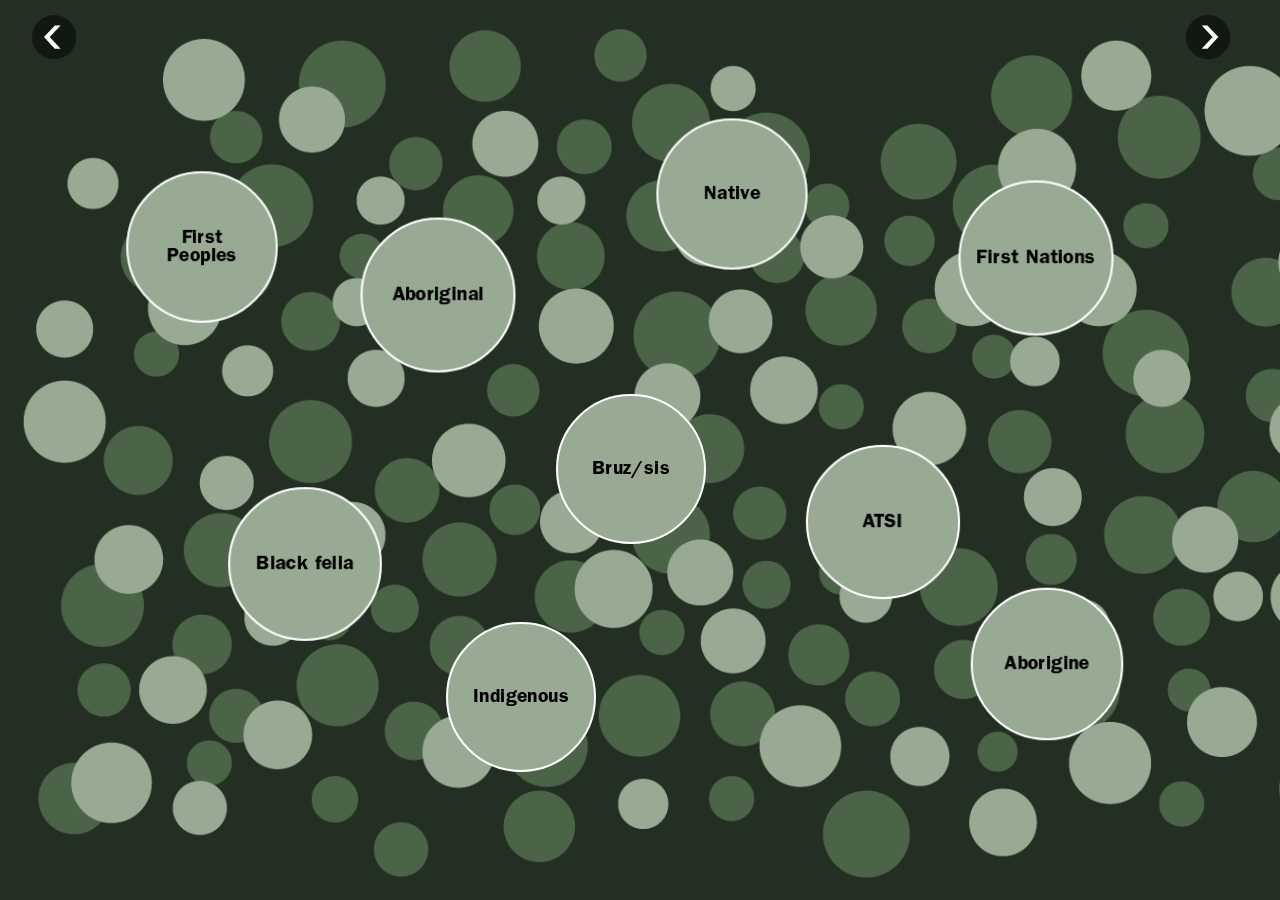
<file: index.html>
<!DOCTYPE html>
<html>
<head>
  <meta charset="UTF-8" />
  <title>Cultural protocols and appropriate terms</title>
<link href="css/flip_card_with_scaling.css" rel="stylesheet" type="text/css">
<link href="css/common.css" rel="stylesheet" type="text/css">  
	<script defer src="js/flip_card_with_scaling.js" ></script>
</head>
<body>
  <div id="circle-container"></div> 
</body>
</html>
</file>
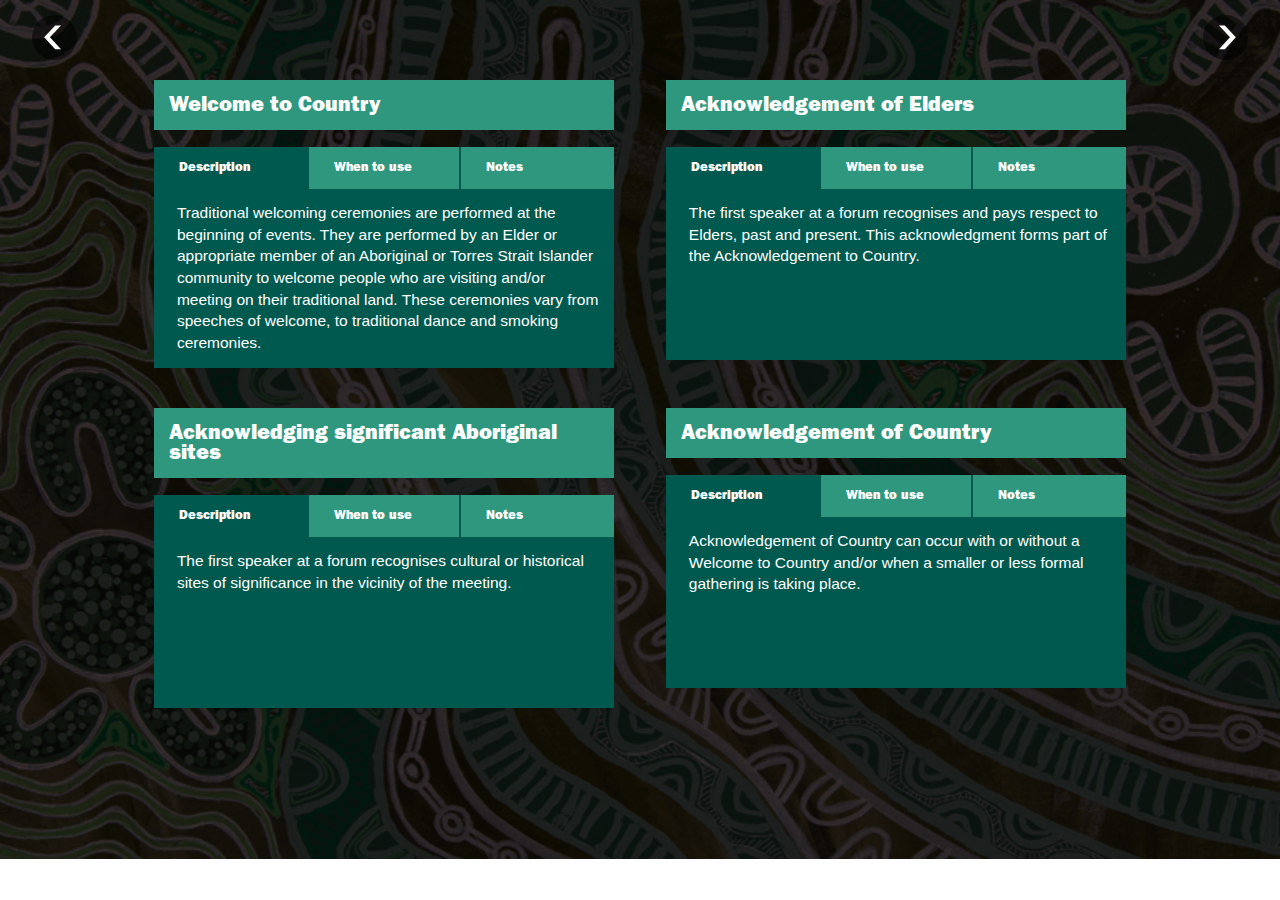
<file: interaction_02.html>
<!doctype html>
<html lang="en">
<head>
	<meta name="viewport" content="width=device-width, initial-scale=1.0">
	<meta charset="utf-8">
	<title>Cultural protocols and appropriate terms</title>
	<link href="css/tabs.css" rel="stylesheet" type="text/css">
	<link href="css/common.css" rel="stylesheet" type="text/css">
	<script defer src="js/tabs.js"></script>
</head>

<body>
	<div class="nav_btns">
		<a id="back_btn" href="interaction_01.html">
			<svg data-name="Layer 2" xmlns="http://www.w3.org/2000/svg" viewBox="0 0 49.31 49.31">
				<g id="navigation">
					<g>
						<circle class="cls-2" cx="24.65" cy="24.65" r="24.65" />
						<path class="arrow_path"
							d="M19.67,24.49l12.15,12.94h-6.44s-12.06-12.94-12.06-12.94l12.15-12.94h6.35s-12.15,12.94-12.15,12.94Z" />
					</g>
				</g>
			</svg>
		</a>
		<a id="fwrd_btn" href="index.html">
			<svg data-name="Layer 2" xmlns="http://www.w3.org/2000/svg" viewBox="0 0 49.31 49.31">
				<g id="navigation">
					<g>
						<circle class="cls-2" cx="24.65" cy="24.65" r="24.65" />
						<path class="arrow_path"
							d="M17.49,11.56h6.35l12.15,12.94-12.06,12.94h-6.44l12.15-12.94-12.15-12.94Z" />
					</g>
				</g>
			</svg>
		</a>
	</div>
	<div id="tabs_container">
		<!--Tabset 1-->
		<div class="tabset_pair">
			<p class="tabset_heading">Welcome to Country</p>
			<div class="tabset">
				<div class="tabset-nav" role="tablist" aria-label="Horizontal Tabs">
					<button class="tabset-nav-item active" id="tabset1-tab1-tab" aria-controls="tabset1-tab1"
						data-tabset-target="#tabset1-tab1" role="tab" aria-selected="false">Description</button>
					<button class="tabset-nav-item" id="tabset1-tab2-tab" aria-controls="tabset1-tab2"
						data-tabset-target="#tabset1-tab2" role="tab" aria-selected="false">When to use</button>
					<button class="tabset-nav-item" id="tabset1-tab3-tab" aria-controls="tabset1-tab3"
						data-tabset-target="#tabset1-tab3" role="tab" aria-selected="false">Notes</button>
				</div>
				<div class="tabset-panels">
					<div class="tabset-panel tabcontent active" id="tabset1-tab1" role="tabpanel"
						aria-labelledby="tabset1-tab1-tab">
						<p>
							Traditional welcoming ceremonies are performed at the beginning of events. They are
							performed by
							an
							Elder or appropriate member of an Aboriginal or Torres Strait Islander community to welcome
							people
							who
							are visiting and/or meeting on their traditional land. These ceremonies vary from speeches
							of
							welcome,
							to traditional dance and smoking ceremonies.
						</p>

					</div>
					<div class="tabset-panel tabcontent" id="tabset1-tab2" role="tabpanel"
						aria-labelledby="tabset1-tab2-tab">
						<p>
							Traditional Welcome’s should be incorporated into the opening of major internal or public
							events,
							meetings, forums, or functions.
						</p>

					</div>
					<div class="tabset-panel tabcontent" id="tabset1-tab3" role="tabpanel"
						aria-labelledby="tabset1-tab3-tab">
						<p>
							Plan well ahead to allow for the availability of the appropriate person to conduct the
							ceremony.
							A
							fee
							for travel costs and the time given by community members may be charged. To arrange a
							Welcome to
							Country, consult the Koorie Unit staff (see Appendix 3).
						</p>

					</div>
				</div>
			</div>
		</div>

		<div class="tabset_pair">
			<!--Tabset 2-->
			<p class="tabset_heading">Acknowledgement of Elders</p>
			<div class="tabset">
				<div class="tabset-nav" role="tablist" aria-label="Horizontal Tabs">
					<button class="tabset-nav-item active" id="tabset2-tab1-tab" aria-controls="tabset2-tab1"
						data-tabset-target="#tabset2-tab1" role="tab">Description</button>
					<button class="tabset-nav-item" id="tabset2-tab2-tab" aria-controls="tabset2-tab2"
						data-tabset-target="#tabset2-tab2" role="tab" aria-selected="false">When to use</button>
					<button class="tabset-nav-item" id="tabset2-tab3-tab" aria-controls="tabset2-tab3"
						data-tabset-target="#tabset2-tab3" role="tab" aria-selected="false">Notes</button>
				</div>
				<div class="tabset-panels">
					<div class="tabset-panel tabcontent active" id="tabset2-tab1" role="tabpanel"
						aria-labelledby="tabset2-tab1-tab">
						<p>
							The first speaker at a forum recognises and pays respect to Elders, past and present. This
							acknowledgment forms part of the Acknowledgement to Country.
						</p>
					</div>
					<div class="tabset-panel tabcontent" id="tabset2-tab2" role="tabpanel"
						aria-labelledby="tabset2-tab2-tab">
						<p>
							A major events, Acknowledgement of Elders (past and present) usually follows acknowledgement
							of
							Traditional Custodians.
						</p>

					</div>
					<div class="tabset-panel tabcontent" id="tabset2-tab3" role="tabpanel"
						aria-labelledby="tabset2-tab3-tab">
						<p>
							This acknowledgement should be performed irrespective of known attendance of Elders. Elders
							should
							be acknowledged by name only with permission. Other terms should also only be used with
							prior
							approval (for example Aunty or Uncle).
						</p>

					</div>
				</div>
			</div>
		</div>
		<!-- </div> -->

		<!--Tabset 3-->
		<div class="tabset_pair">
			<p class="tabset_heading">Acknowledging significant Aboriginal sites</p>
			<div class="tabset">
				<div class="tabset-nav" role="tablist" aria-label="Horizontal Tabs">
					<button class="tabset-nav-item active" id="tabset3-tab1-tab" aria-controls="tabset3-tab1"
						data-tabset-target="#tabset3-tab1" role="tab">Description</button>
					<button class="tabset-nav-item" id="tabset3-tab2-tab" aria-controls="tabset3-tab2"
						data-tabset-target="#tabset3-tab2" role="tab" aria-selected="false">When to use</button>
					<button class="tabset-nav-item" id="tabset3-tab3-tab" aria-controls="tabset3-tab3"
						data-tabset-target="#tabset3-tab3" role="tab" aria-selected="false">Notes</button>
				</div>
				<div class="tabset-panels">
					<div class="tabset-panel tabcontent active" id="tabset3-tab1" role="tabpanel"
						aria-labelledby="tabset3-tab1-tab">
						<p>
							The first speaker at a forum recognises cultural or historical sites of significance in the
							vicinity
							of the meeting.
						</p>

					</div>
					<div class="tabset-panel tabcontent" id="tabset3-tab2" role="tabpanel"
						aria-labelledby="tabset3-tab2-tab">
						<p>When an event is held near a significant site.</p>
					</div>
					<div class="tabset-panel tabcontent" id="tabset3-tab3" role="tabpanel"
						aria-labelledby="tabset3-tab3-tab">
						<p>For example, it may be appropriate for an Elder or community leader to acknowledge the site
							of a
							traditional meeting place or of a massacre on behalf of all present.</p>

					</div>
				</div>
			</div>
		</div>

		<div class="tabset_pair">
			<p class="tabset_heading">Acknowledgement of Country</p>
			<div class="tabset">
				<div class="tabset-nav" role="tablist" aria-label="Horizontal Tabs">
					<button class="tabset-nav-item active" id="tabset4-tab1-tab" aria-controls="tabset4-tab1"
						data-tabset-target="#tabset4-tab1" role="tab">Description</button>
					<button class="tabset-nav-item" id="tabset4-tab2-tab" aria-controls="tabset4-tab2"
						data-tabset-target="#tabset4-tab2" role="tab" aria-selected="false">When to use</button>
					<button class="tabset-nav-item" id="tabset4-tab3-tab" aria-controls="tabset4-tab3"
						data-tabset-target="#tabset4-tab3" role="tab" aria-selected="false">Notes</button>
				</div>
				<div class="tabset-panels">
					<div class="tabset-panel tabcontent active" id="tabset4-tab1" role="tabpanel"
						aria-labelledby="tabset4-tab1-tab">
						<p>Acknowledgement of Country can occur with or without a Welcome to Country and/or when a
							smaller
							or less formal gathering is taking place.</p>
					</div>
					<div class="tabset-panel tabcontent" id="tabset4-tab2" role="tabpanel"
						aria-labelledby="tabset4-tab2-tab">
						<p>Acknowledgement of Country should be performed by the first speaker or most senior
							representative
							at any significant organisational forum with a range of internal and external stakeholders
							present. This is a mark of respect for the owners/custodians of the land on which the event
							is
							taking place. Subsequent speakers may also choose to acknowledge Traditional Custodians.</p>
					</div>
					<div class="tabset-panel tabcontent" id="tabset4-tab3" role="tabpanel"
						aria-labelledby="tabset4-tab3-tab">
						<p>

							Make every attempt to determine the name of the Traditional Custodians in preparation for an
							event, but if you are uncertain, a general acknowledgement is acceptable. It is better to
							use a
							general acknowledgement than to cause offence by referring to an incorrect Aboriginal or
							Torres
							Strait Islander group. See Appendix 1 for examples of Acknowledgement to Country See
							Appendix 2
							for list of Traditional Custodians.
						</p>
					</div>
				</div>
			</div>
		</div>
	</div>

</body>

</html>
</file>
<file: css/flip_card_with_scaling.css>
/*first people, native, bruz, first nations
OK- aboriginal and black fellas
*/

:root {
  --default-circle-diameter: 150px;/* size of the interactive circles */
  /* --outline-1: #307138;feedback - good choice outline and fill */
    --outline-1: #252F24;;/*feedback - good choice outline and fill*/
  --bgcolor-1: #275127;
  /* --outline-2: #792416;feedback - bad choice outline and fill */
    --outline-2: #252F24;/*feedback - bad choice outline and fill*/
  --bgcolor-2: #471515;
  --outline-3: #252F24;/*feedback - neutral choice outline and fill*/
  --bgcolor-3: #662200;
}

html,
* {
   font-family: Arial, "sans-serif";
  font-size: medium;
  letter-spacing: 0.025rem;
}

body {
  margin: 0;
  padding: 0;
  background-color: #242f24;
  color: #000;
  background-image: url("../img/people_trace_v3_bg.png");
  background-repeat: no-repeat;
  background-attachment: fixed;
  background-size: cover;
}

#circle-container {
  position: relative;
  width: calc(100vw - 18px);
  /* height: 1050px; */
  height: calc(100vh - 14px);
}

.circle-wrapper {
  position: absolute;
  width: var(--default-circle-diameter);
  height: var(--default-circle-diameter);
  transform: translate(-50%, -50%) scale(1);
  transform-style: preserve-3d;
  cursor: pointer;
  transition: transform 0.5s ease;
}

.flipper {
  width: 100%;
  height: 100%;
  position: relative;
  transform-style: preserve-3d;
  transition: transform 0.5s ease;
  /*trying to fix text blurring in Firefox*/
  /*transform-origin: 50%  53%;
  -moz-transform-origin: 50%  53%;*/
  /*zoom: 1.005;
  font-smoothing: antialised;
  -moz-font-smoothing: antialised;
  backface-visibility: hidden;
  transform: translateZ(0);
  font-smoothing: subpixel-antialiased;
  -moz-font-smoothing: subpixel-antialiased;
  perspective: 1000;
  transform : perspective(1px);*/
}

.circle {
  position: absolute;
  width: var(--default-circle-diameter);
  height: var(--default-circle-diameter);
  border-radius: 50%;
  background-color: #98aa93;
  display: flex;
  flex-direction: column;
  align-items: center;
  justify-content: center;
  backface-visibility: hidden;
  padding: 15px;
  box-sizing: border-box;
  will-change: transform;
}

.front {
  /*   z-index: 2; */
  font-size: 1.1rem;
  /* font-weight: bold; */
  border: 2px solid #fff;
}

.back {
  transform: rotateY(180deg);
  text-align: center;
  font-size: 0.45rem;
  border: 4px solid #fff;/* gets overridden by JS*/
  color:#fff;
  line-height: 1.2em;
}

.circle-label {
  text-align: center;
  font-family: FranklinGothicDemi;
  font-size: 1.1em;
}

.ellipsis {
  display: block;
}


/* --- trying out states & animations with CSS --- NOT USED */
.pulsing {
  animation: pulse 4s infinite ease-in-out;
}

@keyframes pulse {
  0%,
  100% {
    transform: scale(1);
  }
  50% {
    transform: scale(1.05);
  }
}

/* .nav_btns {
    display: flex;
    justify-content: space-between;
    margin-left: 2em;
    margin-top:0.5em;
    margin-right: 2em;
}

.nav_btns a {
    padding-top: 5px;
    background-color: transparent;
    color: #444;
    width: 70px;
    border: none;
    text-align: left;
    outline: none;
    transition: 0.4s;
    cursor: pointer;
    font-weight: bold;
    margin-top: 2px;
} */

.arrow_path {
    fill: #fff;
}

.cls-1,
.arrow_path {
    stroke-width: 0px;
}

#navigation circle {
    fill: #000;
    opacity: .51;
}

#circle-container .circle-wrapper-7 .back{
 padding: 17px;
padding-top: 12px;
}
   
#circle-container .circle-wrapper-2 .back,
#circle-container .circle-wrapper-8 .back{
 padding: 22px;
}

#circle-container .circle-wrapper-3 .back{
 padding: 18px;
}

#circle-container .circle-wrapper-0 .back{
  padding: 17px;
  padding-top: 21px;
}

#circle-container .circle-wrapper-5 .back{
  padding: 22px;
  padding-top: 20px;
}
</file>
<file: css/common.css>
/*

*/

@font-face {
  font-family: FranklinGothicBook;
  src: url("../font/FranklinGothic-Book.otf");
}

@font-face {
  font-family: FranklinGothicHeavy;
  src: url("../font/FranklinGothic-Heavy.otf");
}

@font-face {
  font-family: FranklinGothicDemi;
  src: url("../font/FranklinGothic-Demi.otf");
}

/* navigation arrow buttons */
.nav_btns {
    display: flex;
    justify-content: space-between;
    margin-left: 2em;
    margin-top:0.5em;
    margin-right: 2em;
}

.nav_btns a {
    padding-top: 5px;
    background-color: transparent;
    color: #444;
    /* width: 70px; */
    width: 3.7%;
    border: none;
    text-align: left;
    outline: none;
    transition: 0.4s;
    cursor: pointer;
    margin-top: 2px;
}
</file>
<file: css/tabs.css>
@charset "utf-8";
/* CSS Document */

/* 
toggable tabs from https://www.w3schools.com/howto/howto_js_tabs.asp 
edited to work as keyboard accessible a links instead of buttons (PD)
*/

html, * {
  box-sizing: border-box;
  font-family: Arial, "sans-serif";
}

body {
  width: 100%;
  /* display: flex; */
  /* justify-content: center; */
  background-image: url("../img/darkened_background.png");
  background-repeat: no-repeat;
  background-size: cover;
  /* flex-direction: column; */
  /* height: 1070px; */
  /* overflow: hidden; */
  margin: 0px;
}

#tabs_container {
  /* max-width: 1520px; */
  /* height: 930px; */
  display: flex;
  /* flex-direction: column; */
  flex-wrap: wrap;
  /* justify-content: space-between; */
  /* justify-content: space-around; */
  justify-content: center;
  align-items: flex-start;
  margin: auto;
  margin-top: 1em;;
  column-gap: 4%;
}

.img_center {
  display: flex;
  justify-content: center;
}

.tabset {
  display: flex;
  flex-direction: column;
  margin: 2.5em 0;
  overflow: hidden;
  /* max-width: 700px; */
  /* width: 700px; */
  /* width: 680px; */
}

.tabset_heading+.tabset {
  margin-top: 0;
}

.tabset figure {
  max-width: 100%;
}

.tabset-nav {
  display: flex;
}

.tabset-nav-item {
  flex-grow: 1;
  border: none;
  background-color: #2e977e;
  color: #fff;
  padding: 15px;
  padding-left:0.8em;
  cursor: pointer;
  /* font-size: 1.4em; */
  font-size: 80%;
  font-weight: bold;
  min-width: 150px;
  text-align: left;
  padding-left: 25px;
  width: 33%;
  font-family: FranklinGothicHeavy;

}

@media only screen and (max-width: 540px) {
  .tabset-nav-item {
    min-width: auto;
  }
}

.tabset-nav-item.active {
  background-color: #fff;
  color: #fff;
  background-color: #00594f;
}

.tabset-nav-item:hover,
.tabset-nav-item:focus {
  background-color: #00594f;
  color: #fff;
}

.tabset-panels {
  padding: 10px;
  /* height: 230px; */
  /* height: 136px; */
/*percentage height work here because of inheritance*/
  /* height: 13em; */
  min-height: 11em;
  background-color: #00594f;
  color: #fff;
  /* padding: 1.17em; */
  padding: 0.8em;
  padding-left: 1.5em;
  /* font-size: 1.2em; */
  /* font-size: 1em; */
  font-size: 97%;
  line-height: 1.4;
}

.tabset-panel {
  display: none;
}

.tabset-panel.active {
  display: block;
}

.tabset-panel p {
  margin-top: 0;
}

.tabset-panel p:last-of-type {
  margin-bottom: 0.1rem;
}

.tabset_heading {
  border-bottom: 4px solid var(--black);
  /* font-size: 1.9em; */
  font-size: 135%;
  /* font-weight: bold; */
  margin-bottom: 0.8em;
  /* max-width: 700px; */
  color: #fff;
  background-color: #2e977e;
  padding: 0.7em;
  font-family: FranklinGothicHeavy;
}
#tabs_container div:nth-child(3) p.tabset_heading {/*just the title of the tird tabs box*/
  /* font-size:1.77em; */
  /* font-size: 115%; */
}

.tabset_heading:nth-of-type(-n + 2) {
  margin-top: 0px;
}

.tabcontent {
  animation: fadeEffect 1s;
}

.tabset_pair {
  /* height: 400px; */
  /*nothing to see*/
  width: 36%;
}

.tabset-nav .tabset-nav-item:nth-child(2) {
  border-left: 2px solid #00594f;
  border-right: 2px solid #00594f;
}

/* .nav_btns {
    display: flex;
    justify-content: space-between;
    margin-left: 2em;
    margin-top:0.5em;
    margin-right: 2em;
}

.nav_btns a {
    padding-top: 5px;
    background-color: transparent;
    color: #444;
    width: 3.7%;
    border: none;
    text-align: left;
    outline: none;
    transition: 0.4s;
    cursor: pointer;
    margin-top: 2px;
} */

.arrow_path {
    fill: #fff;
}

.cls-1,
.arrow_path {
    stroke-width: 0px;
}

#navigation circle {
    fill: #000;
    opacity: .51;
}



@keyframes fadeEffect {
  from {
    opacity: 0;
  }

  to {
    opacity: 1;
  }
}
</file>
